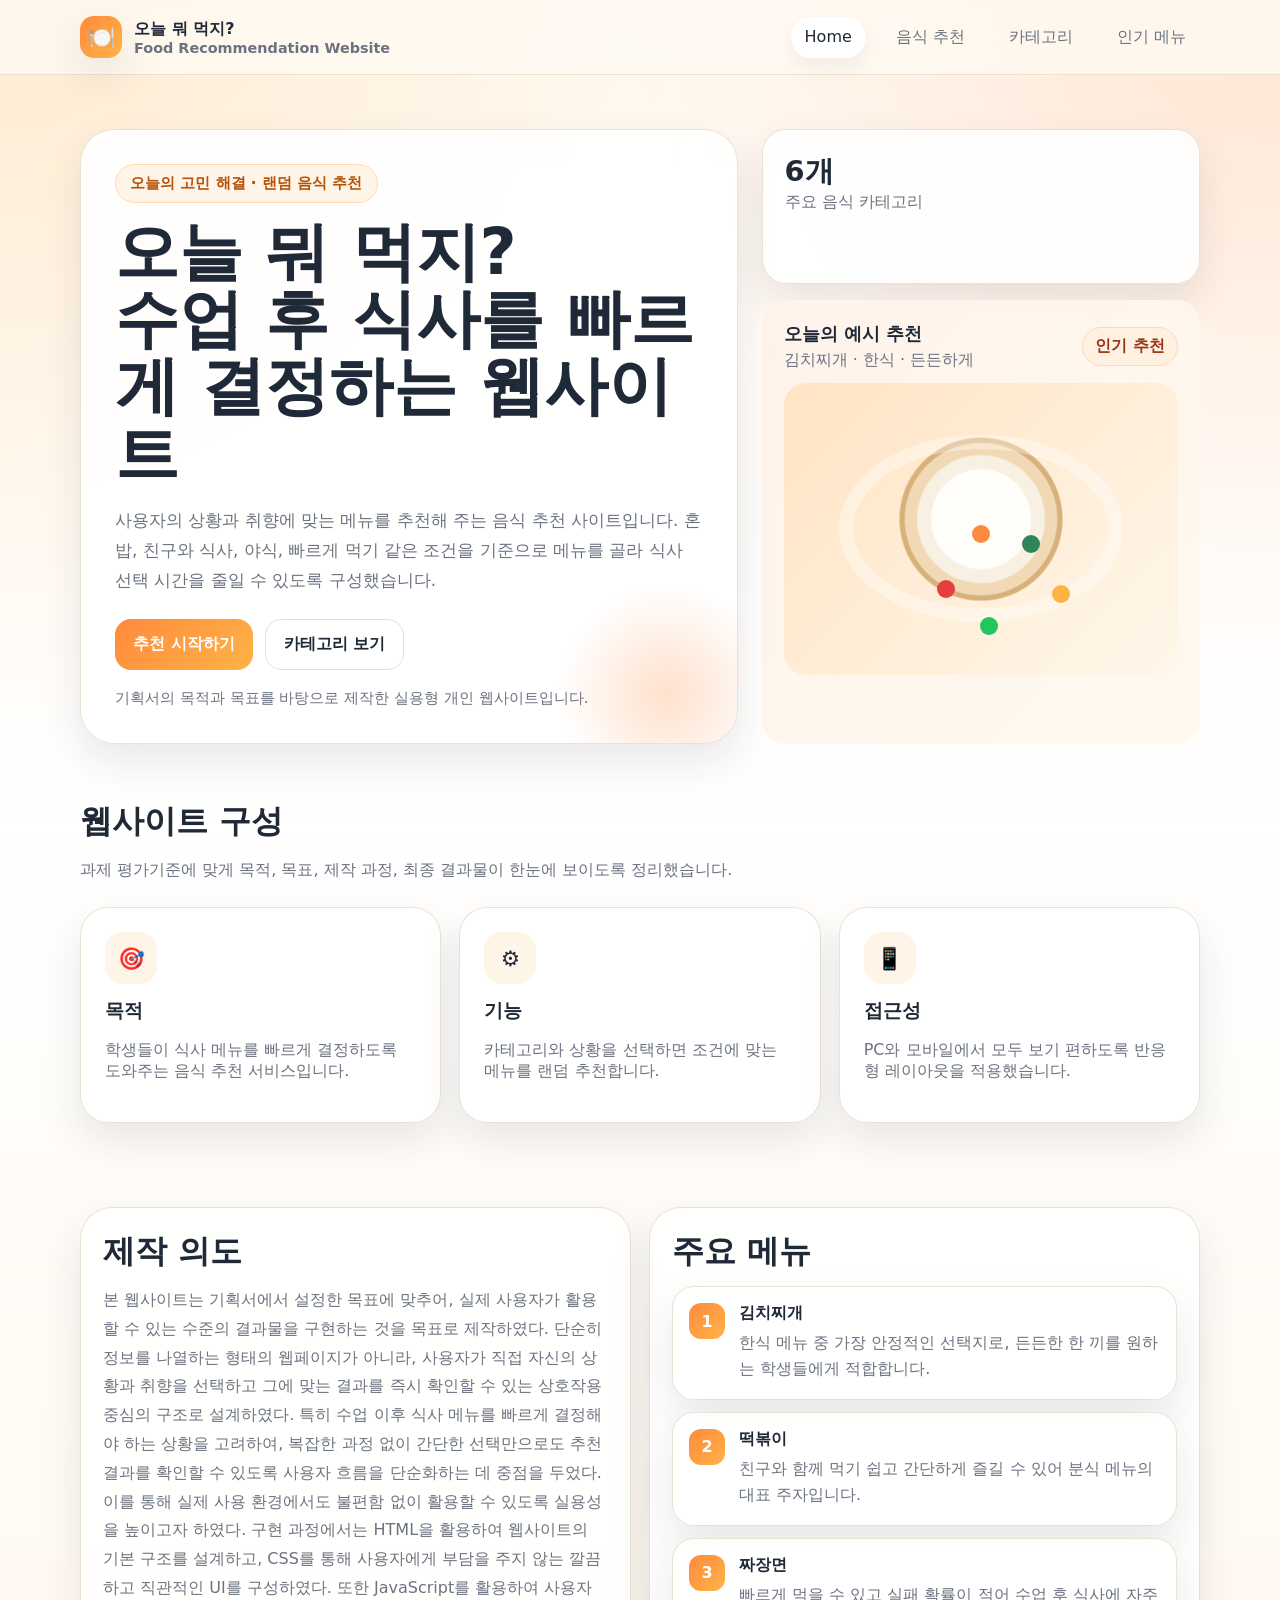
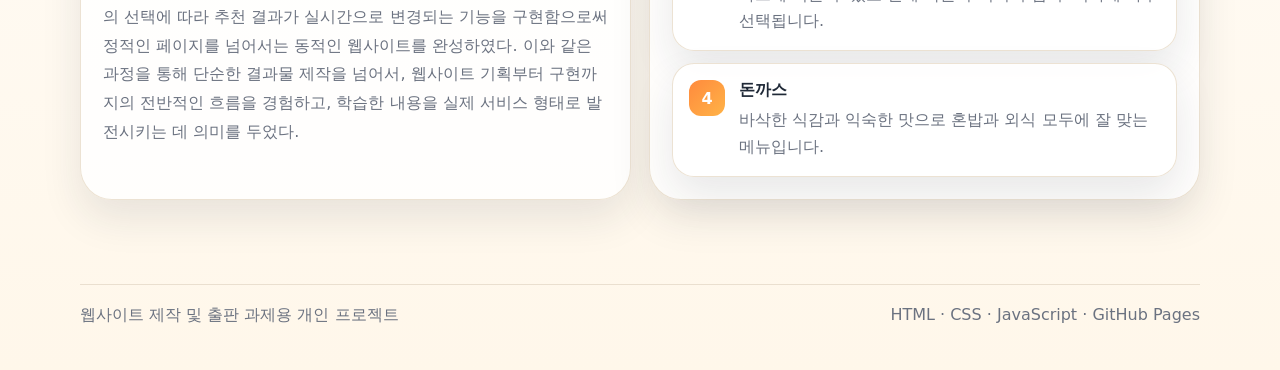
<file: index.html>
<!doctype html>
<html lang="ko">
<head>
<meta charset="utf-8" />
<meta name="viewport" content="width=device-width, initial-scale=1" />
<title>오늘 뭐 먹지? | Home</title>
<link rel="stylesheet" href="style.css" />
</head>
<body>
<header class="site-header">
  <div class="container header-inner">
    <div class="brand">
      <div class="brand-badge">🍽️</div>
      <div>
        <div>오늘 뭐 먹지?</div>
        <div style="font-size:.9rem;color:var(--muted);font-weight:600">Food Recommendation Website</div>
      </div>
    </div>
    <nav class="nav">
      <a class="active" href="index.html">Home</a>
      <a class="" href="recommend.html">음식 추천</a>
      <a class="" href="categories.html">카테고리</a>
      <a class="" href="popular.html">인기 메뉴</a>
    </nav>
  </div>
</header>

<main>
  <section class="hero">
    <div class="container hero-grid">
      <div class="hero-card">
        <div class="kicker">오늘의 고민 해결 · 랜덤 음식 추천</div>
        <h1>오늘 뭐 먹지?<br>수업 후 식사를 빠르게 결정하는 웹사이트</h1>
        <p class="lead">
          사용자의 상황과 취향에 맞는 메뉴를 추천해 주는 음식 추천 사이트입니다.
          혼밥, 친구와 식사, 야식, 빠르게 먹기 같은 조건을 기준으로 메뉴를 골라
          식사 선택 시간을 줄일 수 있도록 구성했습니다.
        </p>
        <div class="cta-row">
          <a class="btn btn-primary" href="recommend.html">추천 시작하기</a>
          <a class="btn btn-ghost" href="categories.html">카테고리 보기</a>
        </div>
        <div class="small-note">기획서의 목적과 목표를 바탕으로 제작한 실용형 개인 웹사이트입니다.</div>
      </div>

      <div class="side-stack">
        <div class="stat">
          <strong>6개</strong>
          <span>주요 음식 카테고리</span>
        </div>
        <div class="preview">
          <div style="display:flex;justify-content:space-between;align-items:center;gap:10px">
            <div>
              <div style="font-weight:800;font-size:1.1rem">오늘의 예시 추천</div>
              <div style="color:var(--muted);margin-top:4px">김치찌개 · 한식 · 든든하게</div>
            </div>
            <div class="pill">인기 추천</div>
          </div>
          <div class="dish">
            <div class="dish-art" aria-hidden="true">
              <div class="plate"></div>
              <div class="garnish"></div>
            </div>
          </div>
        </div>
      </div>
    </div>
  </section>

  <section class="section">
    <div class="container">
      <h2>웹사이트 구성</h2>
      <p class="section-lead">과제 평가기준에 맞게 목적, 목표, 제작 과정, 최종 결과물이 한눈에 보이도록 정리했습니다.</p>
      <div class="grid-3">
        <article class="card">
          <div class="icon">🎯</div>
          <h3>목적</h3>
          <p>학생들이 식사 메뉴를 빠르게 결정하도록 도와주는 음식 추천 서비스입니다.</p>
        </article>
        <article class="card">
          <div class="icon">⚙️</div>
          <h3>기능</h3>
          <p>카테고리와 상황을 선택하면 조건에 맞는 메뉴를 랜덤 추천합니다.</p>
        </article>
        <article class="card">
          <div class="icon">📱</div>
          <h3>접근성</h3>
          <p>PC와 모바일에서 모두 보기 편하도록 반응형 레이아웃을 적용했습니다.</p>
        </article>
      </div>
    </div>
  </section>

  <section class="section">
    <div class="container grid-2">
      <div class="section-box">
        <h2>제작 의도</h2>
        <p class="section-lead">
          본 웹사이트는 기획서에서 설정한 목표에 맞추어, 실제 사용자가 활용할 수 있는 수준의 결과물을 구현하는 것을 목표로 제작하였다.  
          단순히 정보를 나열하는 형태의 웹페이지가 아니라, 사용자가 직접 자신의 상황과 취향을 선택하고 그에 맞는 결과를 즉시 확인할 수 있는 상호작용 중심의 구조로 설계하였다.  
          특히 수업 이후 식사 메뉴를 빠르게 결정해야 하는 상황을 고려하여, 복잡한 과정 없이 간단한 선택만으로도 추천 결과를 확인할 수 있도록 사용자 흐름을 단순화하는 데 중점을 두었다. 
          이를 통해 실제 사용 환경에서도 불편함 없이 활용할 수 있도록 실용성을 높이고자 하였다.  
          구현 과정에서는 HTML을 활용하여 웹사이트의 기본 구조를 설계하고, CSS를 통해 사용자에게 부담을 주지 않는 깔끔하고 직관적인 UI를 구성하였다. 또한 JavaScript를 활용하여 
          사용자의 선택에 따라 추천 결과가 실시간으로 변경되는 기능을 구현함으로써 정적인 페이지를 넘어서는 동적인 웹사이트를 완성하였다.  
          이와 같은 과정을 통해 단순한 결과물 제작을 넘어서, 웹사이트 기획부터 구현까지의 전반적인 흐름을 경험하고, 학습한 내용을 실제 서비스 형태로 발전시키는 데 의미를 두었다.
        </p>
      </div>
      <div class="section-box">
        <h2>주요 메뉴</h2>
        <div class="menu-list" id="popularList"></div>
      </div>
    </div>
  </section>
</main>

<footer class="footer">
  <div class="container footbox">
    <div>웹사이트 제작 및 출판 과제용 개인 프로젝트</div>
    <div>HTML · CSS · JavaScript · GitHub Pages</div>
  </div>
</footer>
<script src="script.js"></script>
</body>
</html>
</file>
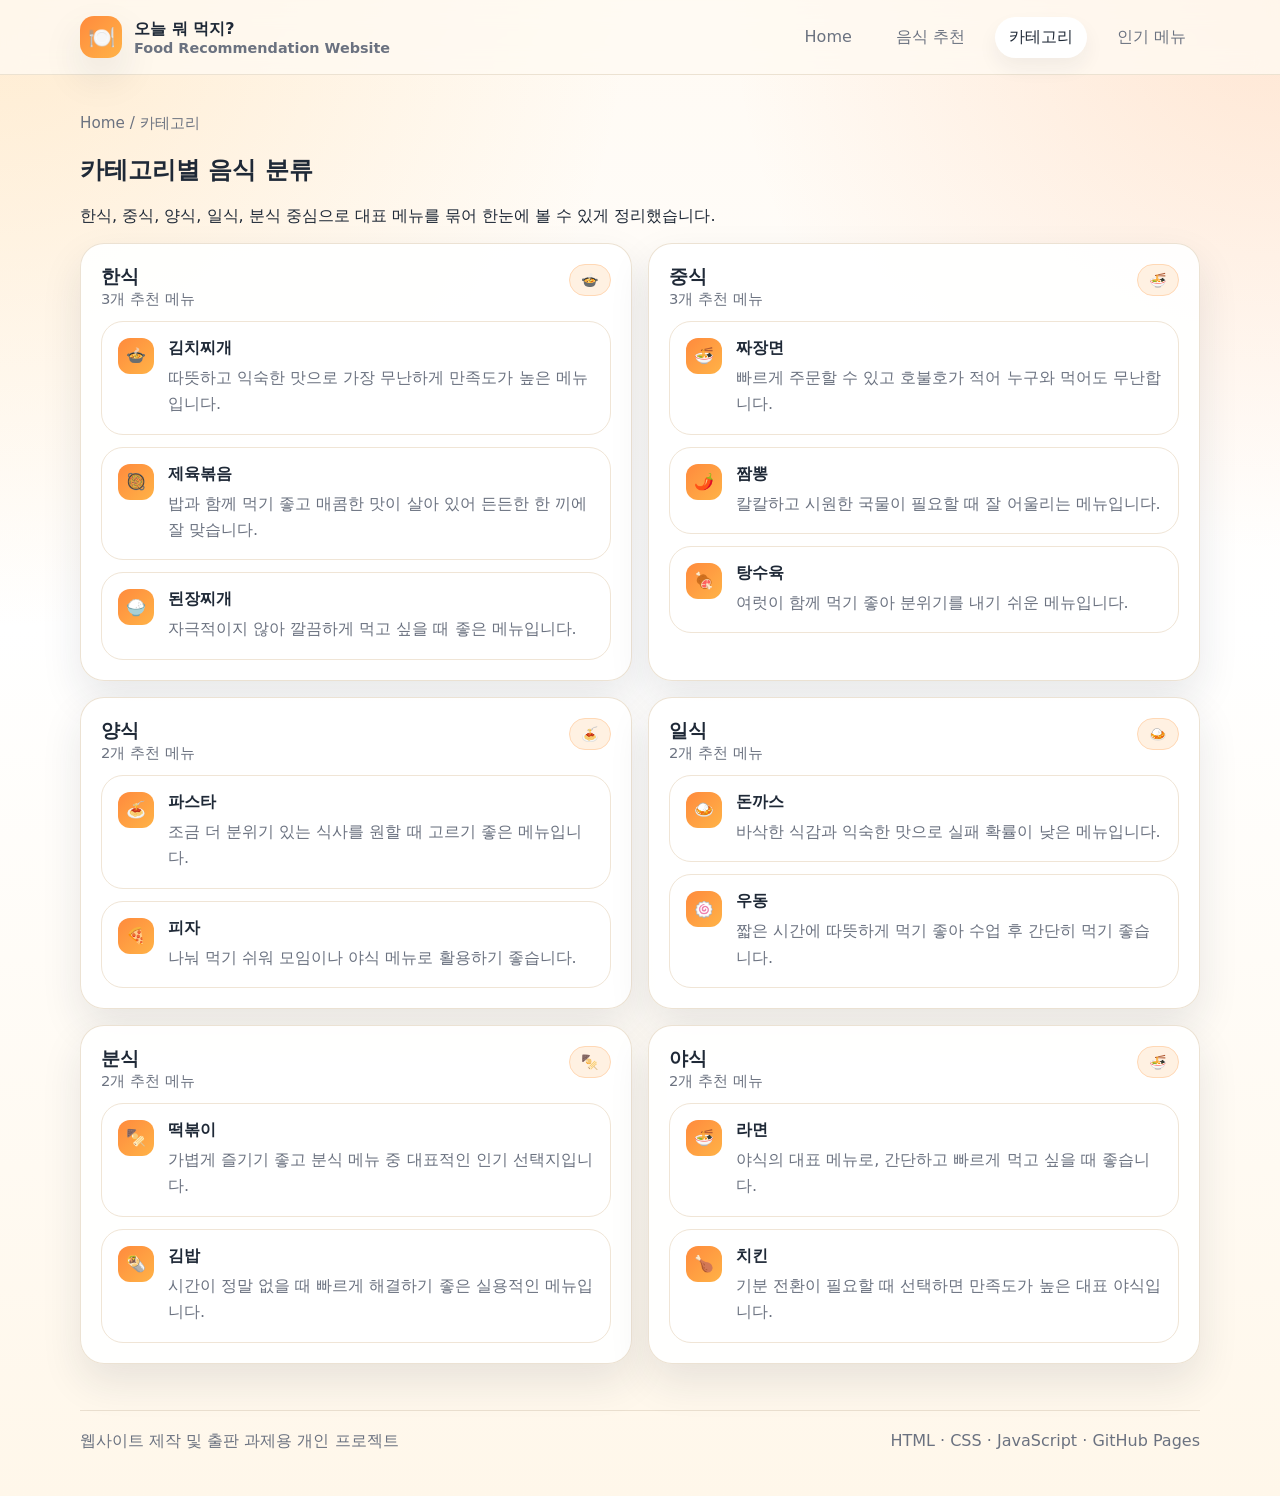
<file: categories.html>
<!doctype html>
<html lang="ko">
<head>
<meta charset="utf-8" />
<meta name="viewport" content="width=device-width, initial-scale=1" />
<title>오늘 뭐 먹지? | 카테고리</title>
<link rel="stylesheet" href="style.css" />
</head>
<body>
<header class="site-header">
  <div class="container header-inner">
    <div class="brand">
      <div class="brand-badge">🍽️</div>
      <div>
        <div>오늘 뭐 먹지?</div>
        <div style="font-size:.9rem;color:var(--muted);font-weight:600">Food Recommendation Website</div>
      </div>
    </div>
    <nav class="nav">
      <a class="" href="index.html">Home</a>
      <a class="" href="recommend.html">음식 추천</a>
      <a class="active" href="categories.html">카테고리</a>
      <a class="" href="popular.html">인기 메뉴</a>
    </nav>
  </div>
</header>

<main>
  <section class="page-hero">
    <div class="container">
      <div class="breadcrumb">Home / 카테고리</div>
      <h2>카테고리별 음식 분류</h2>
      <p class="section-lead">한식, 중식, 양식, 일식, 분식 중심으로 대표 메뉴를 묶어 한눈에 볼 수 있게 정리했습니다.</p>
      <div class="list-grid" id="categoryGrid"></div>
    </div>
  </section>
</main>

<footer class="footer">
  <div class="container footbox">
    <div>웹사이트 제작 및 출판 과제용 개인 프로젝트</div>
    <div>HTML · CSS · JavaScript · GitHub Pages</div>
  </div>
</footer>
<script src="script.js"></script>
</body>
</html>
</file>
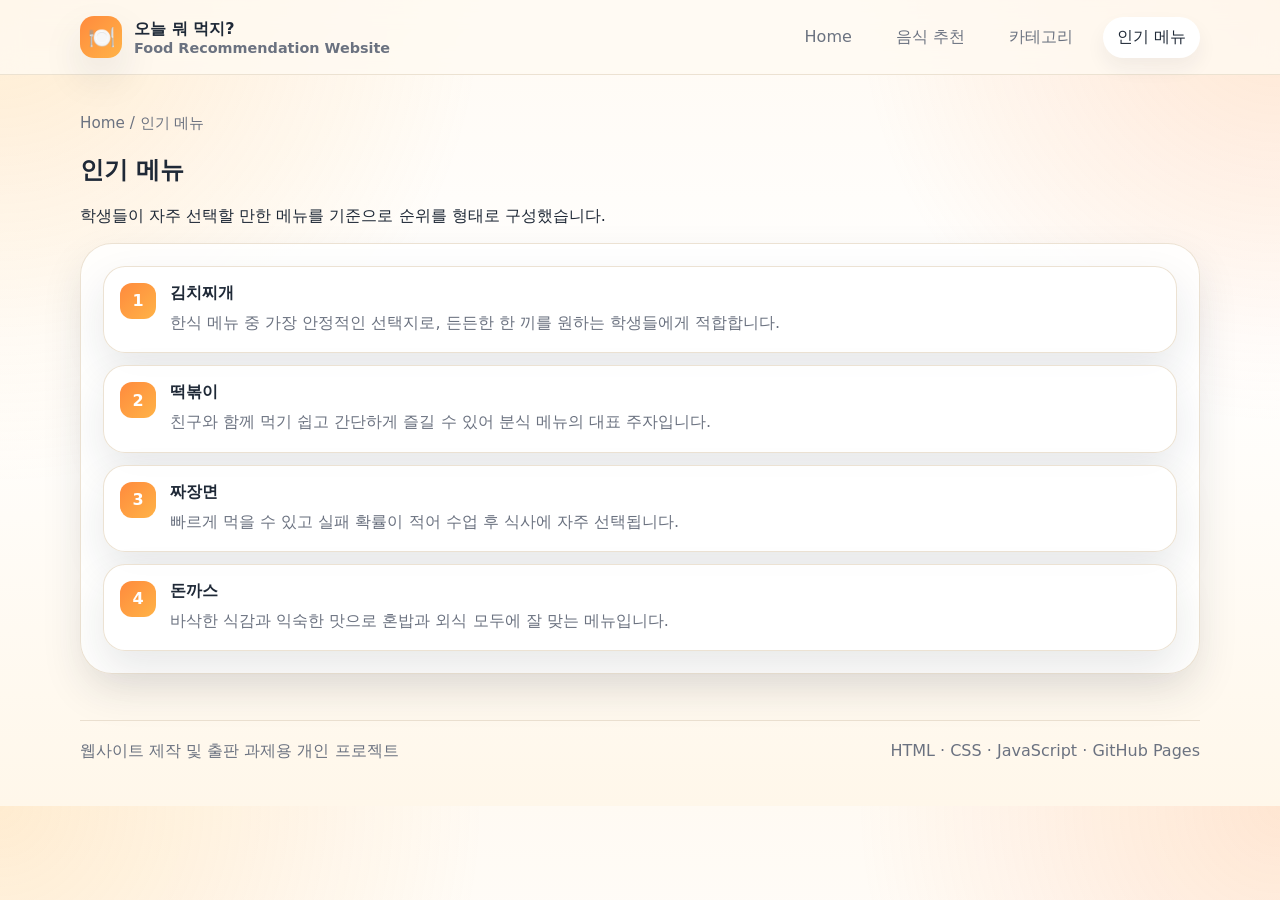
<file: popular.html>
<!doctype html>
<html lang="ko">
<head>
<meta charset="utf-8" />
<meta name="viewport" content="width=device-width, initial-scale=1" />
<title>오늘 뭐 먹지? | 인기 메뉴</title>
<link rel="stylesheet" href="style.css" />
</head>
<body>
<header class="site-header">
  <div class="container header-inner">
    <div class="brand">
      <div class="brand-badge">🍽️</div>
      <div>
        <div>오늘 뭐 먹지?</div>
        <div style="font-size:.9rem;color:var(--muted);font-weight:600">Food Recommendation Website</div>
      </div>
    </div>
    <nav class="nav">
      <a class="" href="index.html">Home</a>
      <a class="" href="recommend.html">음식 추천</a>
      <a class="" href="categories.html">카테고리</a>
      <a class="active" href="popular.html">인기 메뉴</a>
    </nav>
  </div>
</header>

<main>
  <section class="page-hero">
    <div class="container">
      <div class="breadcrumb">Home / 인기 메뉴</div>
      <h2>인기 메뉴</h2>
      <p class="section-lead">학생들이 자주 선택할 만한 메뉴를 기준으로 순위를 형태로 구성했습니다.</p>
      <div class="section-box">
        <div class="menu-list" id="popularList"></div>
      </div>
    </div>
  </section>
</main>

<footer class="footer">
  <div class="container footbox">
    <div>웹사이트 제작 및 출판 과제용 개인 프로젝트</div>
    <div>HTML · CSS · JavaScript · GitHub Pages</div>
  </div>
</footer>
<script src="script.js"></script>
</body>
</html>
</file>
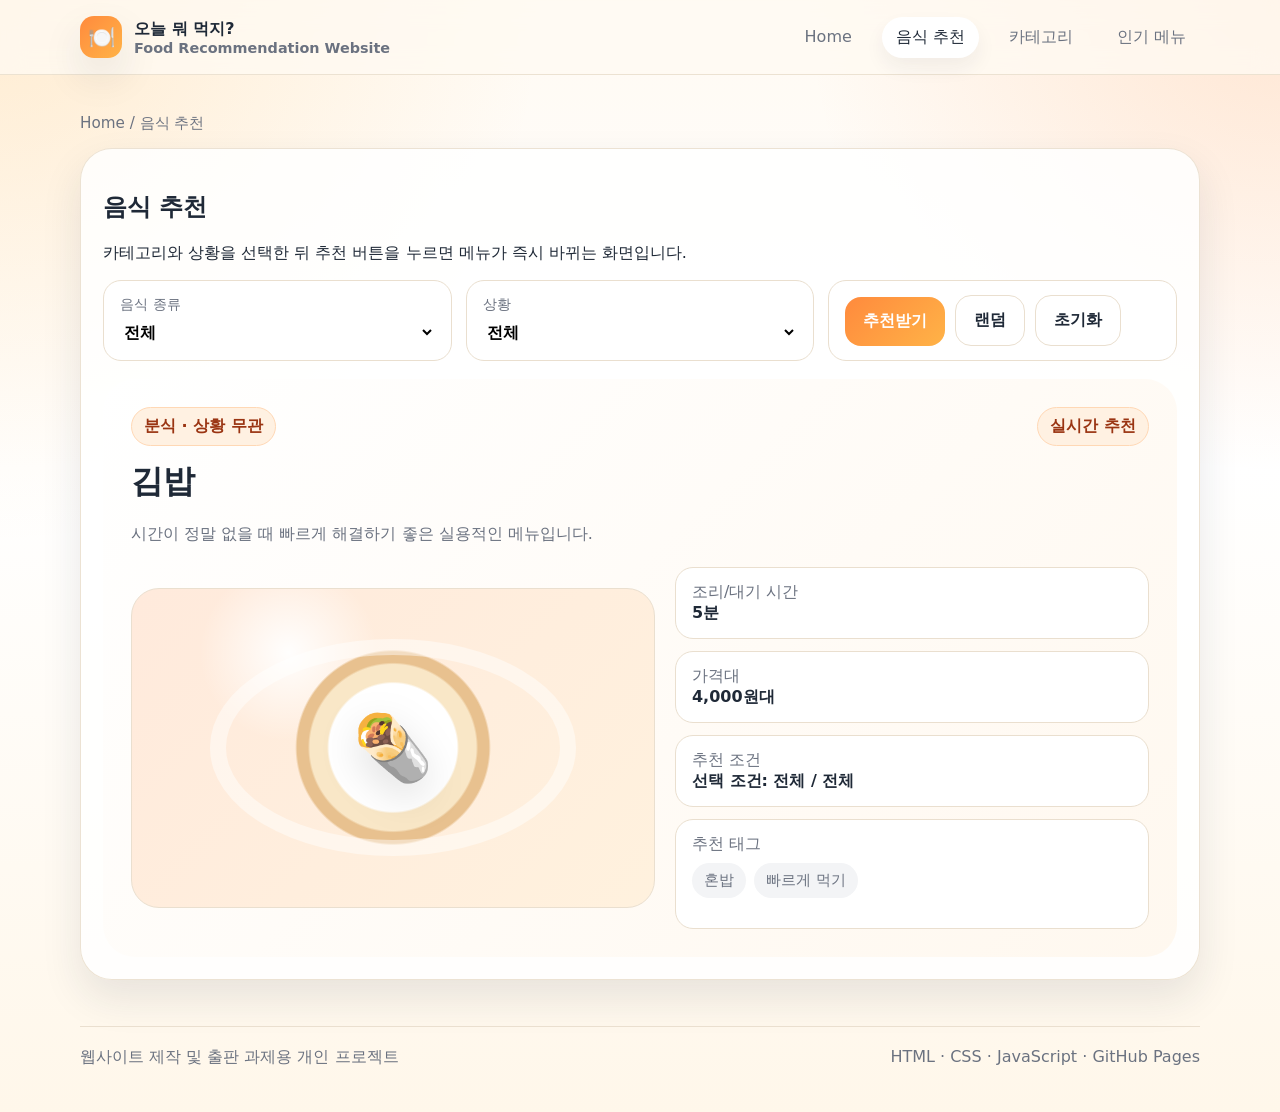
<file: recommend.html>
<!doctype html>
<html lang="ko">
<head>
<meta charset="utf-8" />
<meta name="viewport" content="width=device-width, initial-scale=1" />
<title>오늘 뭐 먹지? | 음식 추천</title>
<link rel="stylesheet" href="style.css" />
</head>
<body>
<header class="site-header">
  <div class="container header-inner">
    <div class="brand">
      <div class="brand-badge">🍽️</div>
      <div>
        <div>오늘 뭐 먹지?</div>
        <div style="font-size:.9rem;color:var(--muted);font-weight:600">Food Recommendation Website</div>
      </div>
    </div>
    <nav class="nav">
      <a class="" href="index.html">Home</a>
      <a class="active" href="recommend.html">음식 추천</a>
      <a class="" href="categories.html">카테고리</a>
      <a class="" href="popular.html">인기 메뉴</a>
    </nav>
  </div>
</header>

<main>
  <section class="page-hero">
    <div class="container">
      <div class="breadcrumb">Home / 음식 추천</div>
      <div class="section-box">
        <h2>음식 추천</h2>
        <p class="section-lead">카테고리와 상황을 선택한 뒤 추천 버튼을 누르면 메뉴가 즉시 바뀌는 화면입니다.</p>

        <div class="toolbar">
          <div class="field">
            <label for="categorySelect">음식 종류</label>
            <select id="categorySelect"></select>
          </div>
          <div class="field">
            <label for="situationSelect">상황</label>
            <select id="situationSelect"></select>
          </div>
          <div class="field" style="display:flex;align-items:flex-end;gap:10px;flex-wrap:wrap">
            <button class="btn btn-primary" id="recommendBtn">추천받기</button>
            <button class="btn btn-ghost" id="randomBtn">랜덤</button>
            <button class="btn btn-ghost" id="resetBtn">초기화</button>
          </div>
        </div>

        <article class="result">
          <div class="result-top">
            <span class="pill" id="resultCategory">카테고리</span>
            <span class="pill">실시간 추천</span>
          </div>
          <h3 id="resultName">메뉴명</h3>
          <p id="resultDesc" style="color:var(--muted);line-height:1.8">설명</p>

          <div class="result-grid">
            <div class="food-visual">
              <div class="plate"></div>
              <div class="emoji" id="emojiBox">🍽️</div>
            </div>
            <div class="food-meta">
              <div class="meta-row" id="timeRow"><div><span>조리/대기 시간</span><b>--</b></div></div>
              <div class="meta-row" id="priceRow"><div><span>가격대</span><b>--</b></div></div>
              <div class="meta-row" id="reasonRow"><div><span>추천 조건</span><b>--</b></div></div>
              <div class="meta-row">
                <div>
                  <span>추천 태그</span>
                  <div class="tags" id="resultTags" style="margin-top:8px"></div>
                </div>
              </div>
            </div>
          </div>
        </article>
      </div>
    </div>
  </section>
</main>

<footer class="footer">
  <div class="container footbox">
    <div>웹사이트 제작 및 출판 과제용 개인 프로젝트</div>
    <div>HTML · CSS · JavaScript · GitHub Pages</div>
  </div>
</footer>
<script src="script.js"></script>
</body>
</html>
</file>
<file: style.css>
/* style.css */
:root{
  --bg:#fffaf3;
  --bg-2:#fff1db;
  --card:#ffffff;
  --text:#1f2937;
  --muted:#6b7280;
  --line:#eadfcf;
  --brand:#ff8a3d;
  --brand-2:#ffb347;
  --accent:#2f855a;
  --shadow:0 18px 40px rgba(31,41,55,.10);
  --radius:24px;
}

*{box-sizing:border-box}
html{scroll-behavior:smooth}
body{
  margin:0;
  font-family: "Pretendard","Apple SD Gothic Neo","Noto Sans KR",system-ui,sans-serif;
  color:var(--text);
  background:
    radial-gradient(circle at top left, rgba(255,179,71,.20), transparent 32%),
    radial-gradient(circle at top right, rgba(255,138,61,.18), transparent 28%),
    linear-gradient(180deg, var(--bg), #ffffff 42%, #fff7ea 100%);
}

a{color:inherit;text-decoration:none}
img{max-width:100%;display:block}
button,select{font:inherit}

.container{width:min(1120px, calc(100% - 32px)); margin:0 auto;}
.site-header{
  position:sticky; top:0; z-index:50;
  backdrop-filter: blur(12px);
  background:rgba(255,250,243,.78);
  border-bottom:1px solid rgba(234,223,207,.9);
}
.header-inner{
  display:flex; align-items:center; justify-content:space-between;
  padding:16px 0;
  gap:16px;
}
.brand{
  display:flex; align-items:center; gap:12px; font-weight:800;
}
.brand-badge{
  width:42px; height:42px; border-radius:14px;
  display:grid; place-items:center;
  background:linear-gradient(135deg, var(--brand), var(--brand-2));
  color:white; box-shadow:var(--shadow);
  font-size:22px;
}
.nav{
  display:flex; gap:16px; flex-wrap:wrap; justify-content:flex-end;
}
.nav a{
  padding:10px 14px; border-radius:999px; color:var(--muted);
}
.nav a:hover,.nav a.active{background:#fff; color:var(--text); box-shadow:0 10px 20px rgba(31,41,55,.06);}

.hero{
  padding:54px 0 28px;
}
.hero-grid{
  display:grid; grid-template-columns:1.2fr .8fr; gap:24px; align-items:stretch;
}
.hero-card, .card, .panel, .stat, .menu-item, .step, .section-box, .food-card{
  background:rgba(255,255,255,.9);
  border:1px solid rgba(234,223,207,.9);
  box-shadow:var(--shadow);
}
.hero-card{
  border-radius:34px;
  padding:34px;
  position:relative;
  overflow:hidden;
}
.hero-card::after{
  content:"";
  position:absolute; inset:auto -40px -60px auto;
  width:220px; height:220px; border-radius:50%;
  background:radial-gradient(circle, rgba(255,138,61,.26), rgba(255,138,61,0) 70%);
}
.kicker{
  display:inline-flex; align-items:center; gap:8px;
  background:#fff4e8; color:#b45309;
  border:1px solid #ffd9b2;
  padding:8px 14px; border-radius:999px;
  font-weight:700; font-size:.95rem;
}
h1{font-size:clamp(2.1rem, 5vw, 4.25rem); line-height:1.05; margin:16px 0 12px;}
.lead{font-size:1.05rem; line-height:1.8; color:var(--muted); max-width:58ch}
.cta-row{display:flex; gap:12px; flex-wrap:wrap; margin-top:24px}
.btn{
  display:inline-flex; align-items:center; justify-content:center; gap:8px;
  border:none; cursor:pointer;
  padding:14px 18px; border-radius:16px; font-weight:700;
  transition:.2s ease;
}
.btn-primary{background:linear-gradient(135deg,var(--brand),var(--brand-2)); color:#fff}
.btn-primary:hover{transform:translateY(-2px)}
.btn-ghost{background:#fff; border:1px solid var(--line); color:var(--text)}
.btn-ghost:hover{transform:translateY(-2px)}
.small-note{margin-top:18px; color:var(--muted); font-size:.95rem}

.side-stack{display:grid; gap:16px}
.stat{
  border-radius:24px; padding:22px;
}
.stat strong{display:block; font-size:1.8rem}
.stat span{color:var(--muted)}
.preview{
  border-radius:24px; padding:22px;
  background:
    linear-gradient(135deg, rgba(255,138,61,.10), rgba(255,179,71,.08)),
    rgba(255,255,255,.95);
}
.preview .dish{
  display:flex; align-items:center; justify-content:space-between; gap:12px;
  margin-top:12px;
}
.dish-art{
  width:100%; aspect-ratio:1.35/1; border-radius:22px; overflow:hidden;
  background:linear-gradient(135deg,#ffe4c4,#fff7ea);
  position:relative;
}
.dish-art .plate{
  position:absolute; inset:18% 14%;
  background:radial-gradient(circle at 50% 45%, #fffefb 0 28%, #f8f0e2 29% 36%, #f0d9b4 37% 43%, #d8b07a 44% 46%, transparent 47%);
  border-radius:50%;
  box-shadow: inset 0 0 0 14px rgba(255,255,255,.35);
}
.dish-art .garnish{
  position:absolute; width:18px; height:18px; border-radius:50%;
  background:#ff8a3d; box-shadow:50px 10px 0 #2f855a, 80px 60px 0 #ffb347, -35px 55px 0 #e53e3e, 8px 92px 0 #22c55e;
  top:52%; left:50%; transform:translate(-50%,-50%);
}
.section{padding:28px 0 56px;}
.section h2{font-size:2rem; margin:0 0 12px}
.section p.section-lead{margin:0 0 22px; color:var(--muted); line-height:1.8}

.grid-3{display:grid; grid-template-columns:repeat(3,1fr); gap:18px}
.grid-2{display:grid; grid-template-columns:repeat(2,1fr); gap:18px}
.card{
  border-radius:28px; padding:24px;
}
.card h3{margin:0 0 10px}
.card p{color:var(--muted); line-height:1.6
                            font-size: 0.9rem;}
.icon{
  width:52px; height:52px; border-radius:18px;
  display:grid; place-items:center; font-size:1.35rem;
  background:#fff4e8; margin-bottom:14px;
}

.toolbar{
  display:grid; grid-template-columns:repeat(3,1fr); gap:14px; margin-bottom:18px;
}
.field{
  background:rgba(255,255,255,.92); border:1px solid var(--line); border-radius:18px;
  padding:14px 16px;
}
.field label{display:block; font-size:.9rem; color:var(--muted); margin-bottom:8px}
.field select{
  width:100%; border:none; outline:none; background:transparent; font-weight:700;
}
.result{
  padding:28px; border-radius:32px; background:linear-gradient(135deg, #ffffff, #fff8ef);
}
.result-top{display:flex; justify-content:space-between; gap:12px; flex-wrap:wrap}
.pill{
  display:inline-flex; align-items:center; gap:8px;
  padding:8px 12px; border-radius:999px;
  background:#fff1e2; border:1px solid #ffd8b5; color:#9a3412; font-weight:700;
}
.result h3{font-size:2rem; margin:14px 0 10px}
.tags{display:flex; gap:8px; flex-wrap:wrap; margin:16px 0}
.tag{
  padding:8px 12px; border-radius:999px;
  background:#f3f4f6; color:#374151; font-size:.92rem;
}
.result-grid{
  display:grid; grid-template-columns:1.05fr .95fr; gap:20px; align-items:center;
  margin-top:18px;
}
.food-visual{
  border-radius:28px; min-height:320px; overflow:hidden; position:relative;
  background:
    radial-gradient(circle at 30% 20%, rgba(255,255,255,.95), transparent 20%),
    linear-gradient(135deg, rgba(255,138,61,.18), rgba(255,179,71,.18)),
    #fff;
  border:1px solid var(--line);
}
.food-visual .plate{
  position:absolute; inset:16% 15%; border-radius:50%;
  background:radial-gradient(circle, #fff 0 30%, #f9e7c7 31% 39%, #e8c18f 40% 45%, transparent 46%);
  box-shadow: inset 0 0 0 16px rgba(255,255,255,.45);
}
.food-visual .emoji{
  position:absolute; font-size:4rem; left:50%; top:50%; transform:translate(-50%,-50%);
  filter: drop-shadow(0 14px 20px rgba(0,0,0,.12));
}
.food-meta{display:grid; gap:12px}
.meta-row{
  display:flex; justify-content:space-between; gap:12px;
  padding:14px 16px; background:#fff; border:1px solid var(--line); border-radius:18px;
}
.meta-row b{display:block}
.meta-row span{color:var(--muted)}
.menu-list{display:grid; gap:12px}
.menu-item{
  display:flex; align-items:flex-start; gap:14px;
  border-radius:22px; padding:16px;
}
.rank{
  width:36px; height:36px; border-radius:12px;
  background:linear-gradient(135deg,var(--brand),var(--brand-2));
  color:#fff; display:grid; place-items:center; font-weight:800; flex:0 0 auto;
}
.menu-item h4{margin:0 0 6px}
.menu-item p{margin:0; color:var(--muted); line-height:1.65}
.process{
  counter-reset: step;
}
.step{
  border-radius:24px; padding:22px; position:relative;
}
.step::before{
  counter-increment: step;
  content: counter(step);
  width:44px; height:44px; border-radius:14px;
  display:grid; place-items:center;
  background:linear-gradient(135deg,var(--accent),#60a5fa);
  color:#fff; font-weight:800;
  margin-bottom:14px;
}
.footer{
  padding:28px 0 44px;
  color:var(--muted);
}
.footer .footbox{
  border-top:1px solid var(--line);
  padding-top:20px;
  display:flex; justify-content:space-between; gap:16px; flex-wrap:wrap;
}

.section-box{
  background:rgba(255,255,255,.84);
  border:1px solid rgba(234,223,207,.9);
  border-radius:32px;
  padding:22px;
  box-shadow:var(--shadow);
}

.breadcrumb{color:var(--muted); font-size:.95rem; margin-bottom:14px}
.page-hero{padding:38px 0 18px}

.list-grid{
  display:grid;
  grid-template-columns:repeat(2,1fr);
  gap:16px;
}
.food-card{
  background:rgba(255,255,255,.92);
  border:1px solid rgba(234,223,207,.9);
  border-radius:24px;
  padding:20px;
  box-shadow:var(--shadow);
}
.food-card header{
  display:flex; justify-content:space-between; gap:12px; align-items:flex-start;
  margin-bottom:12px;
}
.food-card h3{margin:0}
.food-card .meta{color:var(--muted); font-size:.92rem}
.food-card .badge{
  display:inline-flex; padding:7px 11px; border-radius:999px;
  background:#fff1e2; border:1px solid #ffd8b5; color:#9a3412; font-size:.88rem; font-weight:700;
}
.footer-cta{
  display:flex; gap:12px; flex-wrap:wrap; margin-top:14px;
}

@media (max-width: 920px){
  .hero-grid,.result-grid,.grid-2,.grid-3,.list-grid{grid-template-columns:1fr}
  .toolbar{grid-template-columns:1fr}
  .header-inner{flex-direction:column; align-items:flex-start}
  .nav{justify-content:flex-start}
}
</file>
